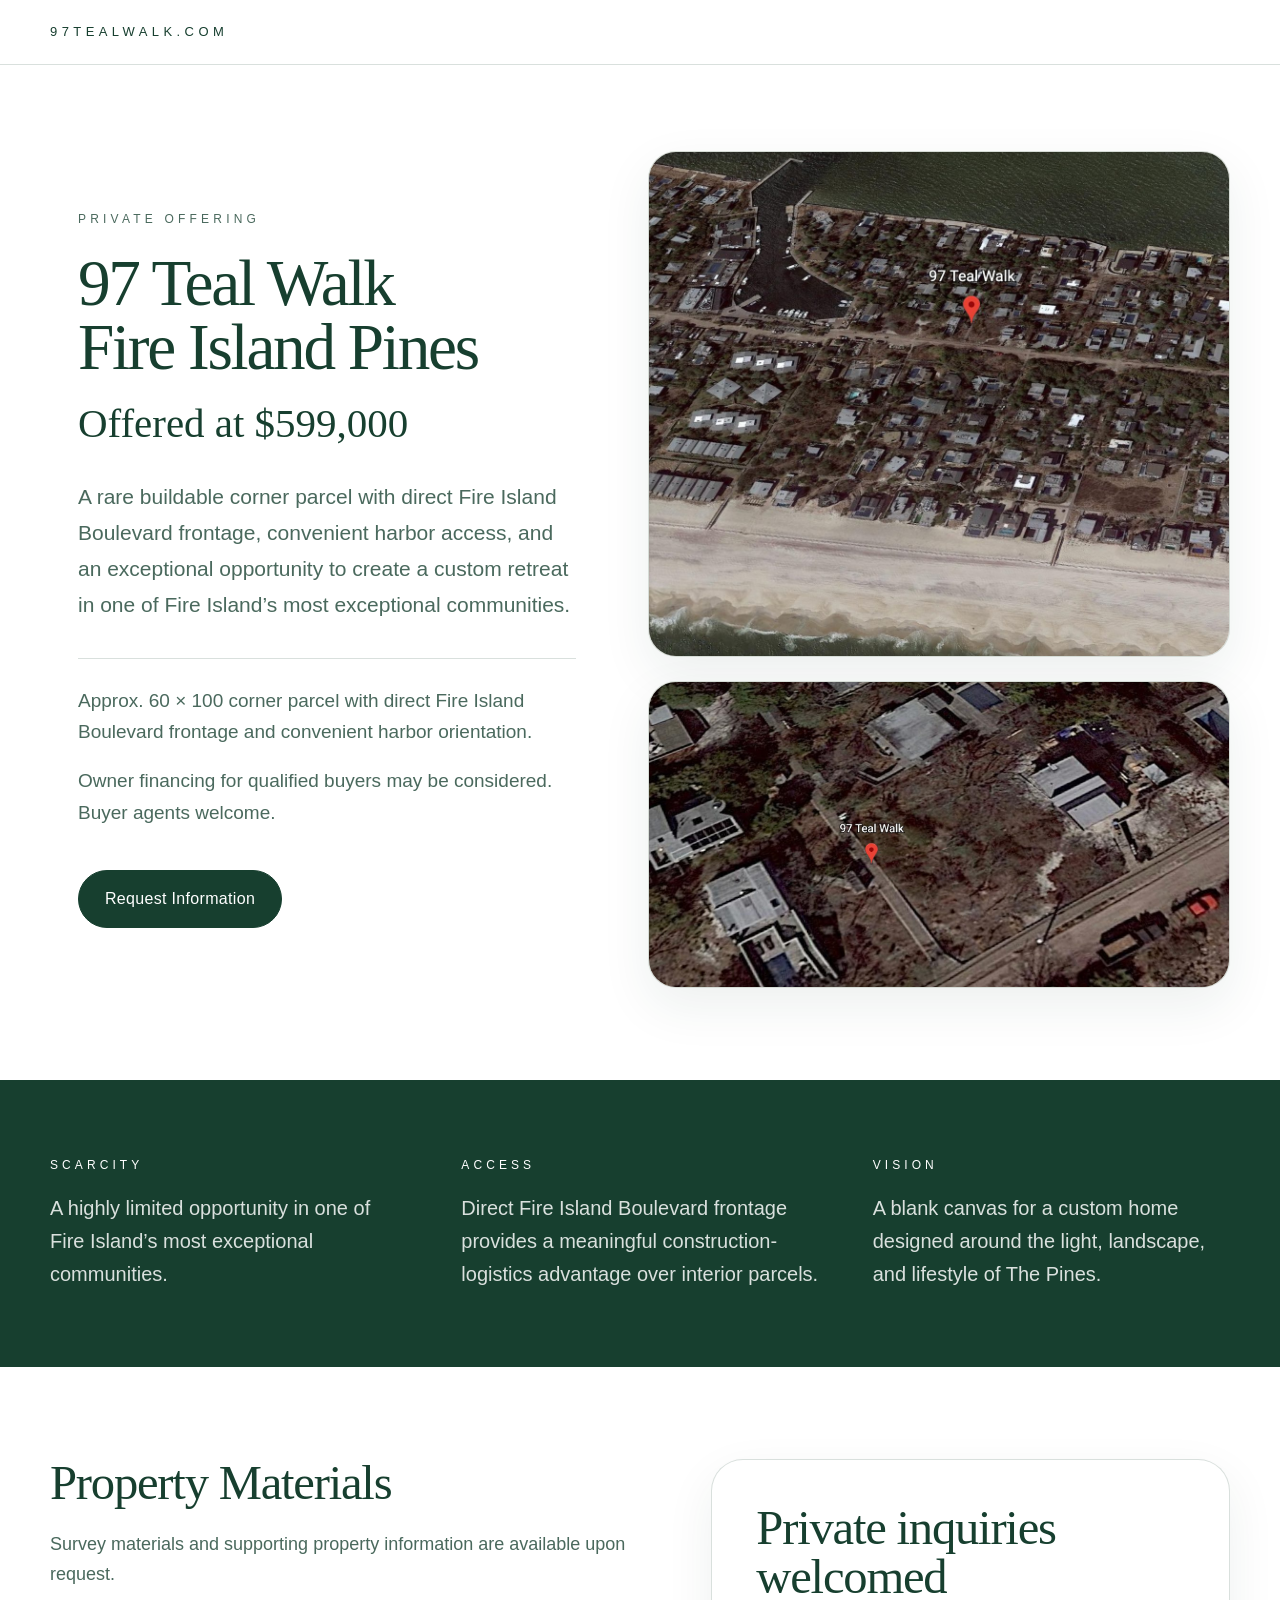
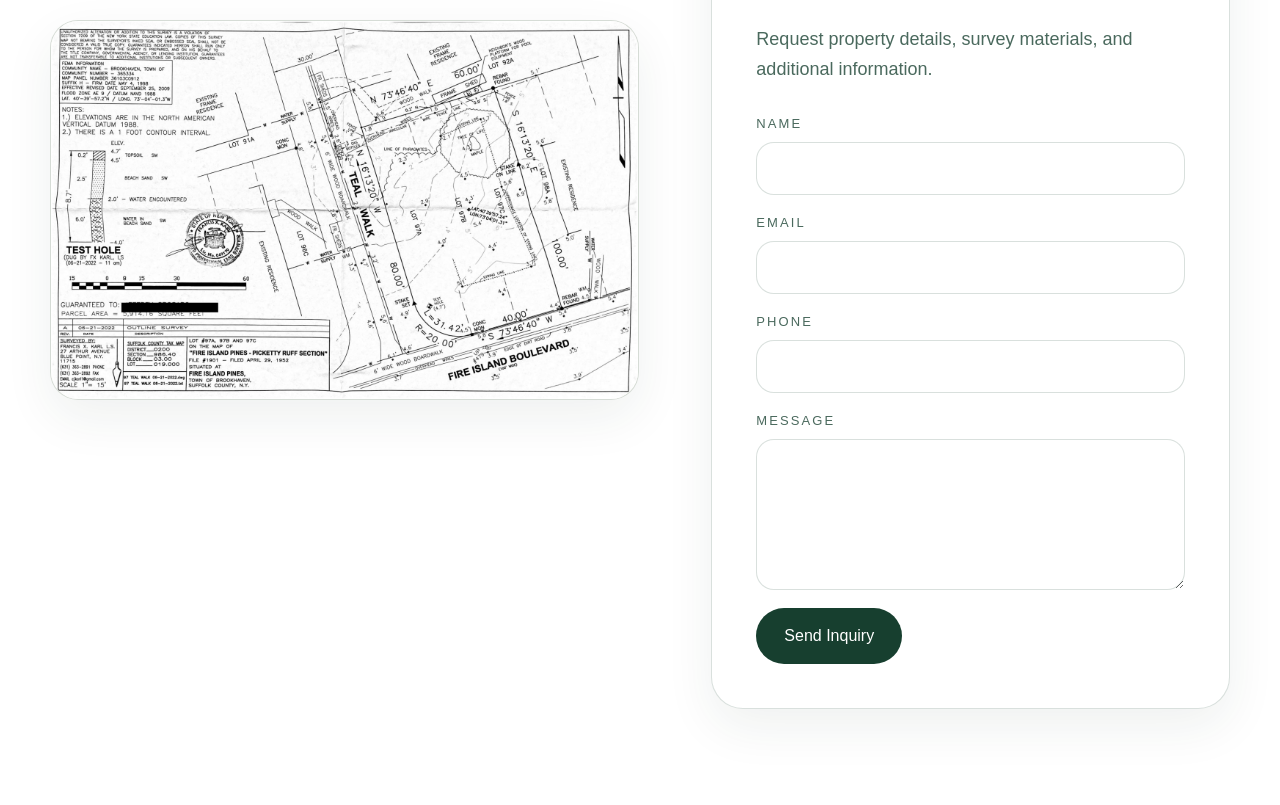
<file: index.html>
<!DOCTYPE html>
<html lang="en">
<head>
  <meta charset="UTF-8" />
  <meta name="viewport" content="width=device-width, initial-scale=1.0" />
  <title>97 Teal Walk | Fire Island Pines</title>
  <meta name="description" content="97 Teal Walk, Fire Island Pines. Offered at $599,000. A rare buildable corner parcel with direct Fire Island Boulevard frontage." />
  <link rel="stylesheet" href="./styles.css?v=4" />
</head>
<body>
  <header class="site-header">
    <div class="container header-inner">
      <div class="domain">97TealWalk.com</div>
    </div>
  </header>
  <main>
    <section class="hero container">
      <div class="hero-copy">
        <div class="watermark-wrap">
          <div class="hero-text">
            <p class="eyebrow">Private Offering</p>
            <h1>
              <span style="display:block;">97 Teal Walk</span>
              <span style="display:block;">Fire Island Pines</span>
            </h1>
            <p class="price">Offered at $599,000</p>
            <p class="lead">
              A rare buildable corner parcel with direct Fire Island Boulevard frontage, convenient harbor access, and an exceptional opportunity to create a custom retreat in one of Fire Island’s most exceptional communities.
            </p>
            <div class="detail-lines">
              <p>Approx. 60 × 100 corner parcel with direct Fire Island Boulevard frontage and convenient harbor orientation.</p>
              <p>Owner financing for qualified buyers may be considered. Buyer agents welcome.</p>
            </div>
            <a href="#inquiry" class="button">Request Information</a>
          </div>
        </div>
      </div>
      <div class="image-stack">
        <figure>
          <img src="./location-context.jpg" alt="Google Earth context image showing 97 Teal Walk in relation to Fire Island Pines, the harbor, and surrounding area." />
        </figure>
        <figure>
          <img src="./location-close.jpg" alt="Google Earth close-up image showing 97 Teal Walk near Teal Walk and Fire Island Boulevard." />
        </figure>
      </div>
    </section>
    <section class="green-band">
      <div class="container band-grid">
        <div>
          <h2>Scarcity</h2>
          <p>A highly limited opportunity in one of Fire Island’s most exceptional communities.</p>
        </div>
        <div>
          <h2>Access</h2>
          <p>Direct Fire Island Boulevard frontage provides a meaningful construction-logistics advantage over interior parcels.</p>
        </div>
        <div>
          <h2>Vision</h2>
          <p>A blank canvas for a custom home designed around the light, landscape, and lifestyle of The Pines.</p>
        </div>
      </div>
    </section>
    <section class="materials container">
      <div class="survey-section">
        <h2>Property Materials</h2>
        <p>Survey materials and supporting property information are available upon request.</p>
        <div class="survey-card">
          <img src="./survey-redacted.jpg" alt="Redacted survey preview for 97 Teal Walk." />
        </div>
      </div>
      <div id="inquiry" class="inquiry-card">
        <h2>Private inquiries welcomed</h2>
        <p>Request property details, survey materials, and additional information.</p>

        <form action="https://formspree.io/f/xaqvzqdr" method="POST">
          <input type="hidden" name="_subject" value="97 Teal Walk Inquiry" />

          <label>
            Name
            <input name="name" type="text" required />
          </label>
          <label>
            Email
            <input name="email" type="email" required />
          </label>

          <label>
            Phone
            <input name="phone" type="tel" required />
          </label>

          <label>
            Message
            <textarea name="message" rows="6" required></textarea>
          </label>

          <button type="submit">Send Inquiry</button>
        </form>
      </div>
    </section>
  </main>
</body>
</html>
</file>
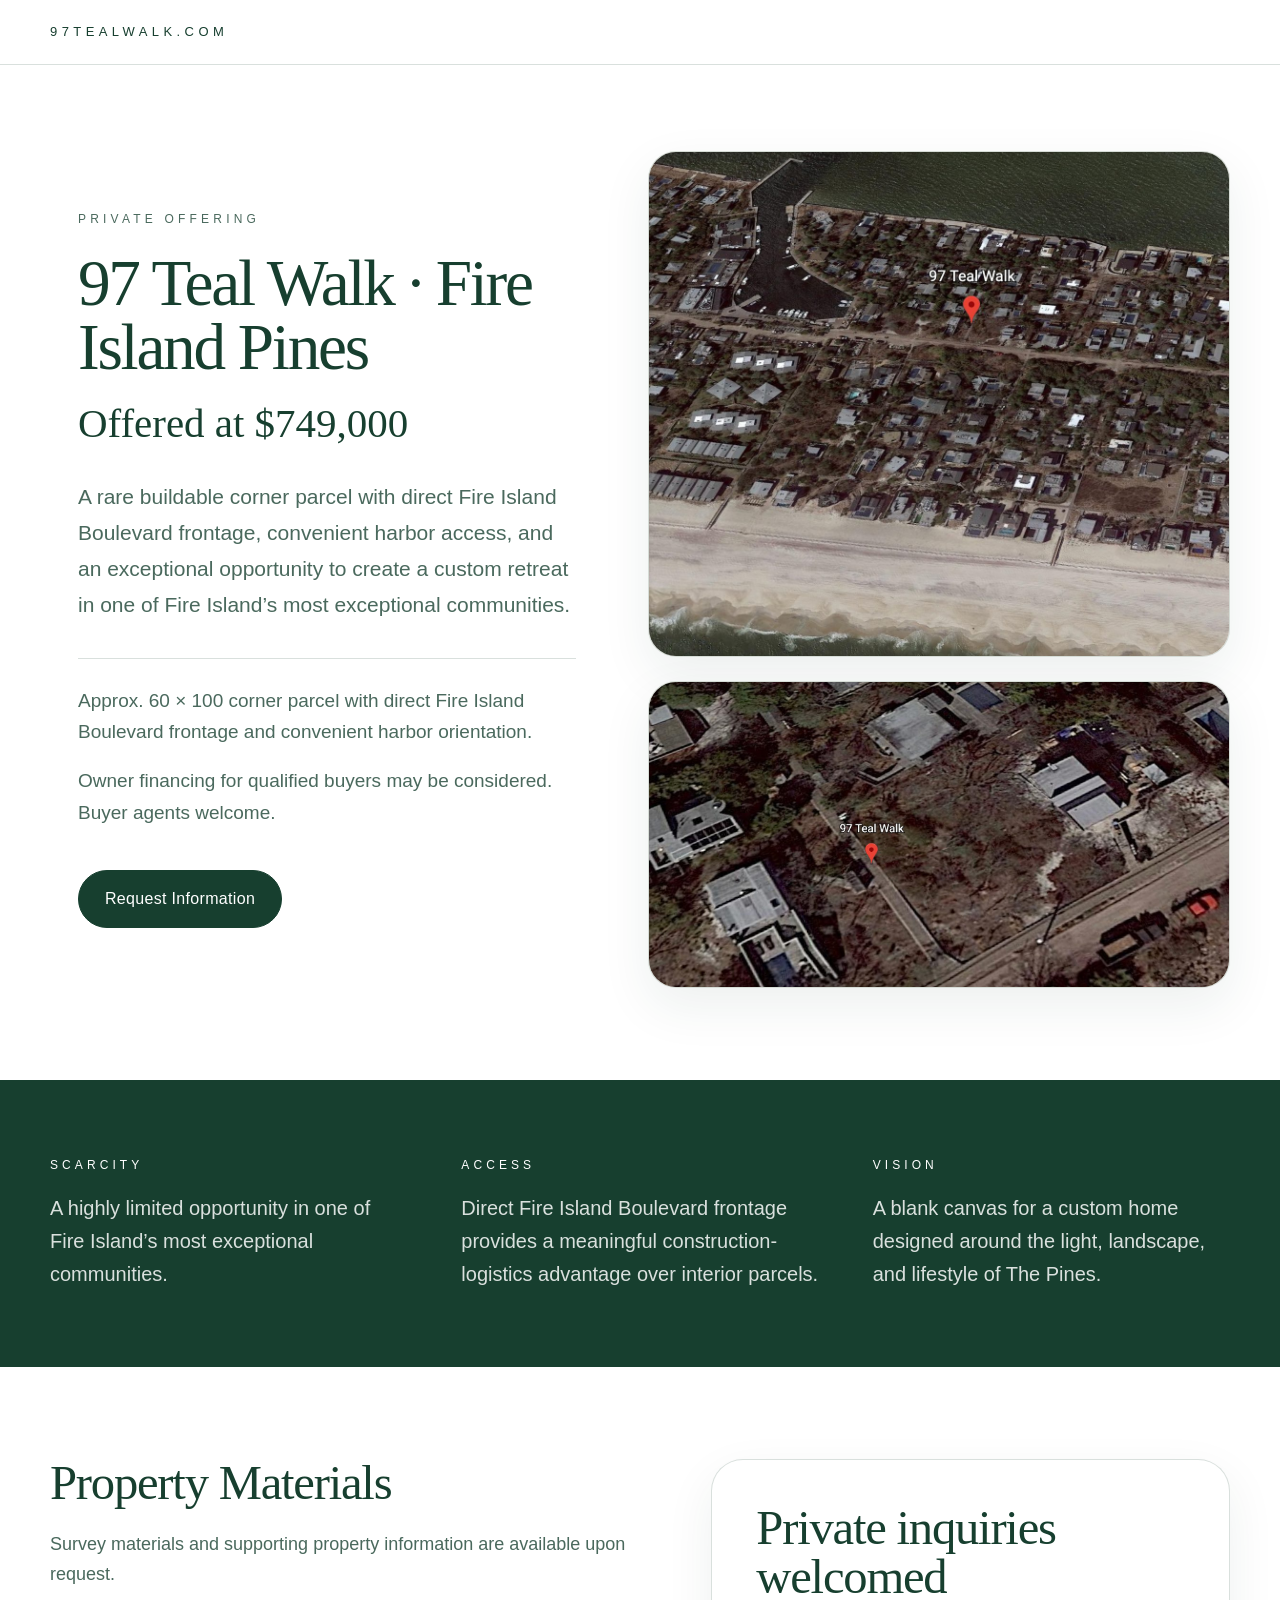
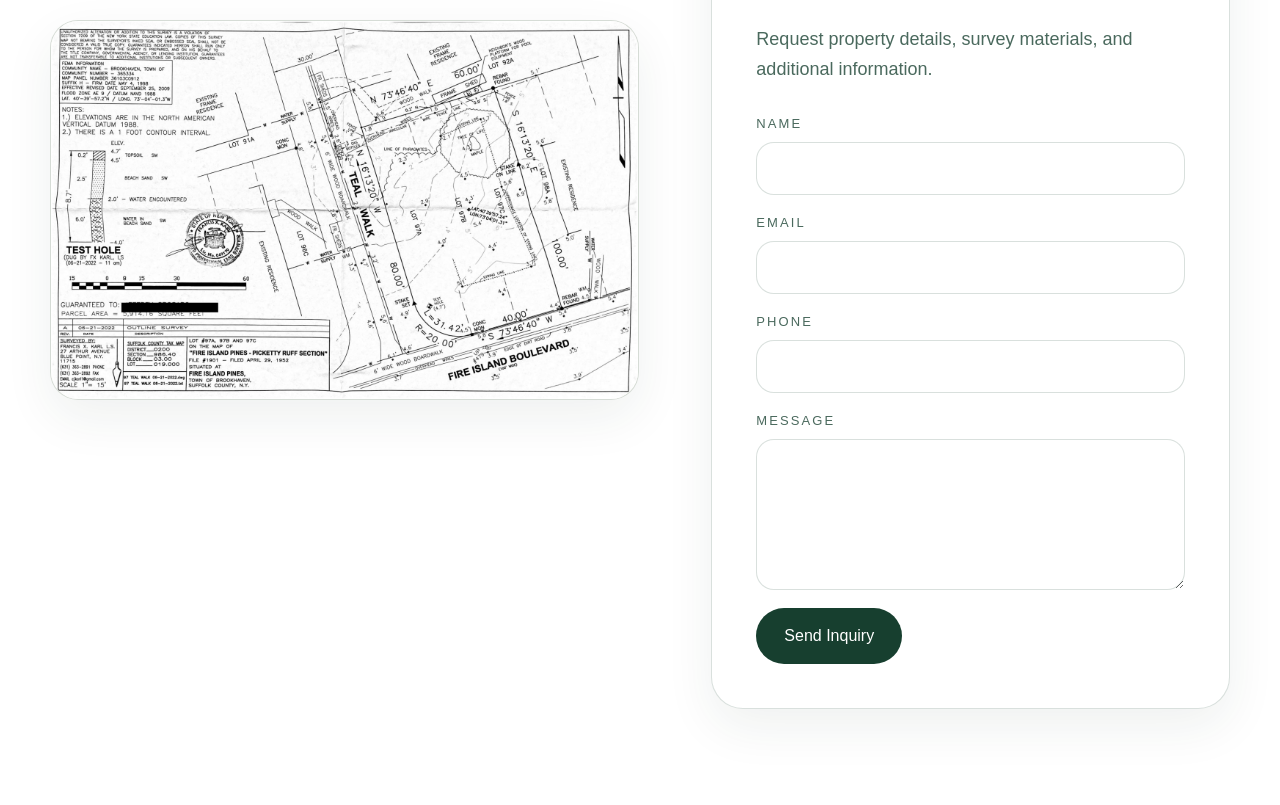
<file: index (1).html>
<!DOCTYPE html>
<html lang="en">
<head>
  <meta charset="UTF-8" />
  <meta name="viewport" content="width=device-width, initial-scale=1.0" />
  <title>97 Teal Walk · Fire Island Pines</title>
  <meta name="description" content="97 Teal Walk, Fire Island Pines. Offered at $749,000. A rare buildable corner parcel with direct Fire Island Boulevard frontage." />
  <link rel="stylesheet" href="styles.css" />
</head>
<body>
  <header class="site-header">
    <div class="container header-inner">
      <div class="domain">97TealWalk.com</div>
    </div>
  </header>

  <main>
    <section class="hero container">
      <div class="hero-copy">
        <div class="watermark-wrap">
          <div class="hero-text">
            <p class="eyebrow">Private Offering</p>
            <h1>97 Teal Walk · Fire Island Pines</h1>
            <p class="price">Offered at $749,000</p>
            <p class="lead">
              A rare buildable corner parcel with direct Fire Island Boulevard frontage, convenient harbor access, and an exceptional opportunity to create a custom retreat in one of Fire Island’s most exceptional communities.
            </p>
            <div class="detail-lines">
              <p>Approx. 60 × 100 corner parcel with direct Fire Island Boulevard frontage and convenient harbor orientation.</p>
              <p>Owner financing for qualified buyers may be considered. Buyer agents welcome.</p>
            </div>
            <a href="#inquiry" class="button">Request Information</a>
          </div>
        </div>
      </div>

      <div class="image-stack">
        <figure>
          <img src="location-context.jpg" alt="Google Earth context image showing 97 Teal Walk in relation to Fire Island Pines, the harbor, and surrounding area." />
        </figure>
        <figure>
          <img src="location-close.jpg" alt="Google Earth close-up image showing 97 Teal Walk near Teal Walk and Fire Island Boulevard." />
        </figure>
      </div>
    </section>

    <section class="green-band">
      <div class="container band-grid">
        <div>
          <h2>Scarcity</h2>
          <p>A highly limited opportunity in one of Fire Island’s most exceptional communities.</p>
        </div>
        <div>
          <h2>Access</h2>
          <p>Direct Fire Island Boulevard frontage provides a meaningful construction-logistics advantage over interior parcels.</p>
        </div>
        <div>
          <h2>Vision</h2>
          <p>A blank canvas for a custom home designed around the light, landscape, and lifestyle of The Pines.</p>
        </div>
      </div>
    </section>

    <section class="materials container">
      <div class="survey-section">
        <h2>Property Materials</h2>
        <p>Survey materials and supporting property information are available upon request.</p>
        <div class="survey-card">
          <img src="survey-redacted.jpg" alt="Redacted survey preview for 97 Teal Walk." />
        </div>
      </div>

      <div id="inquiry" class="inquiry-card">
        <h2>Private inquiries welcomed</h2>
        <p>Request property details, survey materials, and additional information.</p>

        <form action="https://formspree.io/f/FORM_ID_HERE" method="POST">
          <input type="hidden" name="_subject" value="97 Teal Walk Inquiry" />

          <label>
            Name
            <input name="name" type="text" required />
          </label>

          <label>
            Email
            <input name="email" type="email" required />
          </label>

          <label>
            Phone
            <input name="phone" type="tel" required />
          </label>

          <label>
            Message
            <textarea name="message" rows="6" required></textarea>
          </label>

          <button type="submit">Send Inquiry</button>
        </form>
      </div>
    </section>
  </main>
</body>
</html>
</file>
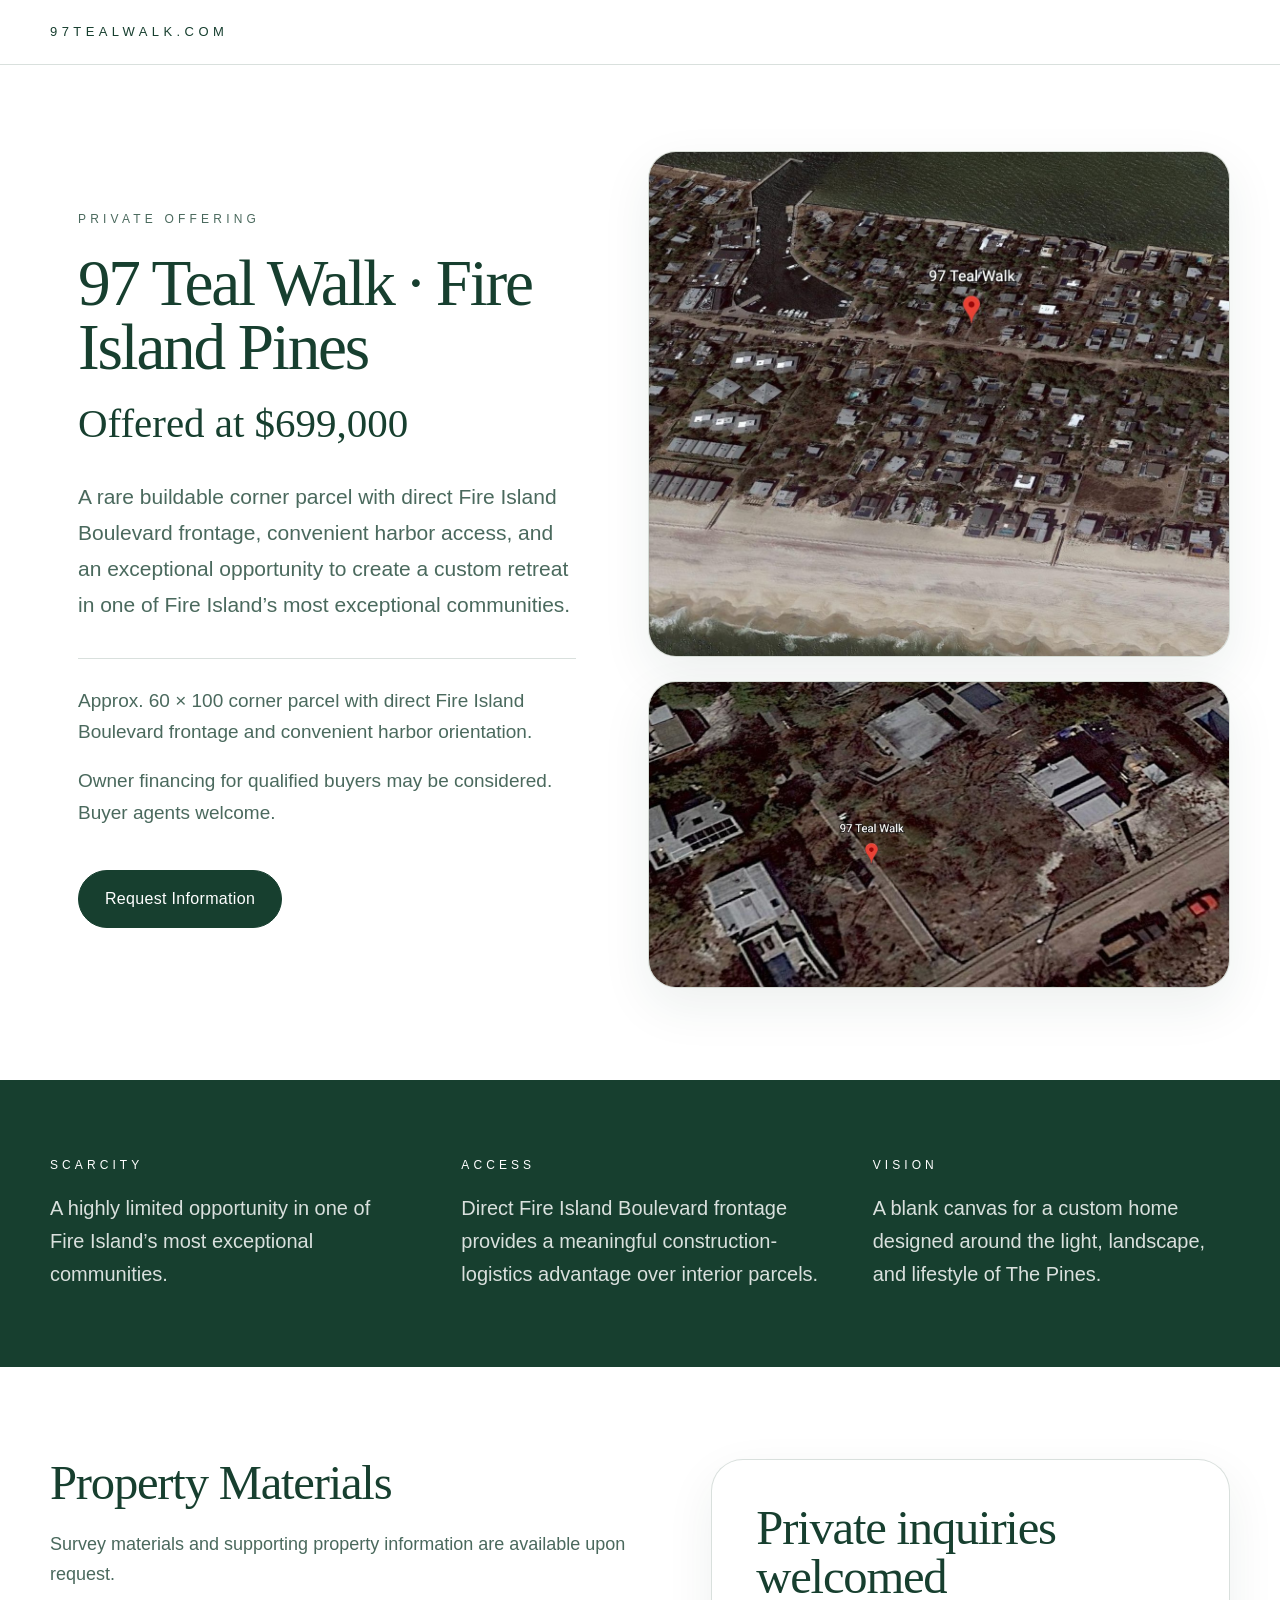
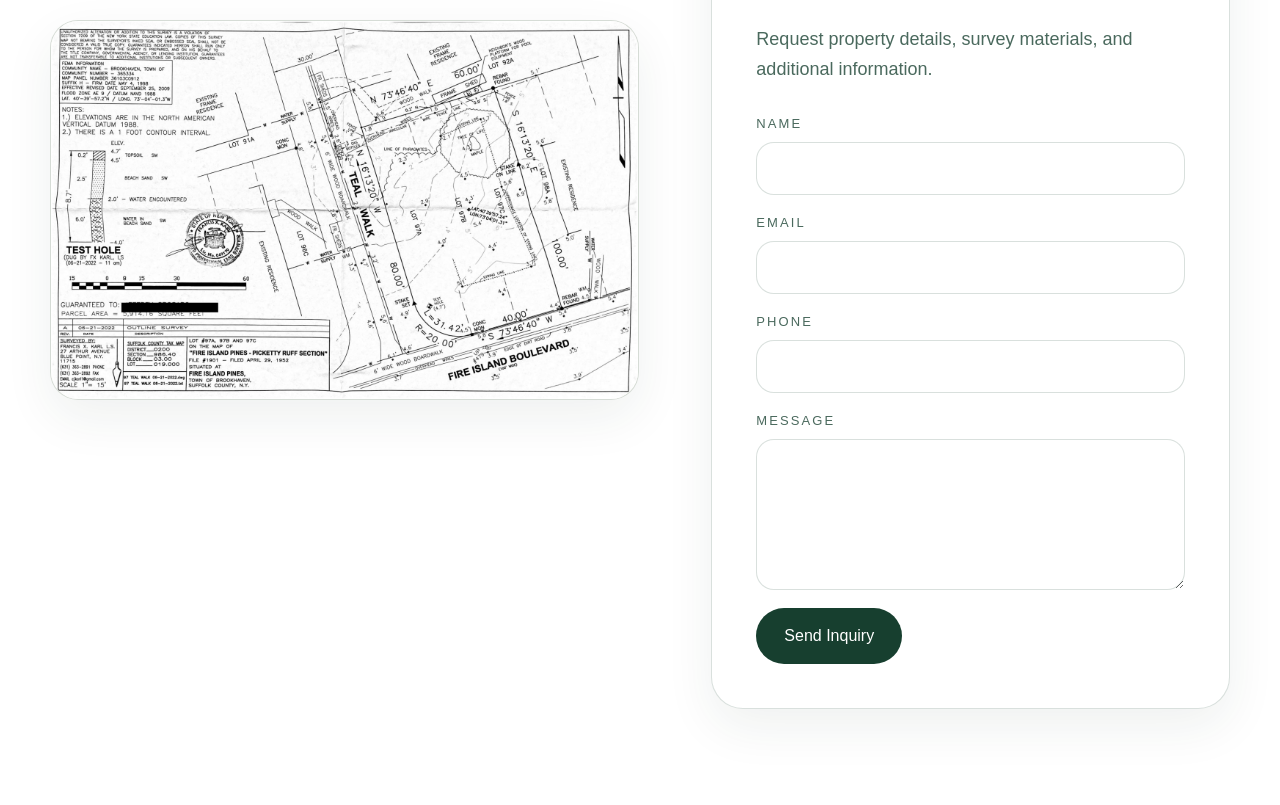
<file: index (2).html>
<!DOCTYPE html>
<html lang="en">
<head>
  <meta charset="UTF-8" />
  <meta name="viewport" content="width=device-width, initial-scale=1.0" />
  <title>97 Teal Walk · Fire Island Pines</title>
  <meta name="description" content="97 Teal Walk, Fire Island Pines. Offered at $699,000. A rare buildable corner parcel with direct Fire Island Boulevard frontage." />
  <link rel="stylesheet" href="./styles.css?v=4" />
</head>
<body>
  <header class="site-header">
    <div class="container header-inner">
      <div class="domain">97TealWalk.com</div>
    </div>
  </header>

  <main>
    <section class="hero container">
      <div class="hero-copy">
        <div class="watermark-wrap">
          <div class="hero-text">
            <p class="eyebrow">Private Offering</p>
            <h1>97 Teal Walk · Fire Island Pines</h1>
            <p class="price">Offered at $699,000</p>
            <p class="lead">
              A rare buildable corner parcel with direct Fire Island Boulevard frontage, convenient harbor access, and an exceptional opportunity to create a custom retreat in one of Fire Island’s most exceptional communities.
            </p>
            <div class="detail-lines">
              <p>Approx. 60 × 100 corner parcel with direct Fire Island Boulevard frontage and convenient harbor orientation.</p>
              <p>Owner financing for qualified buyers may be considered. Buyer agents welcome.</p>
            </div>
            <a href="#inquiry" class="button">Request Information</a>
          </div>
        </div>
      </div>

      <div class="image-stack">
        <figure>
          <img src="./location-context.jpg" alt="Google Earth context image showing 97 Teal Walk in relation to Fire Island Pines, the harbor, and surrounding area." />
        </figure>
        <figure>
          <img src="./location-close.jpg" alt="Google Earth close-up image showing 97 Teal Walk near Teal Walk and Fire Island Boulevard." />
        </figure>
      </div>
    </section>

    <section class="green-band">
      <div class="container band-grid">
        <div>
          <h2>Scarcity</h2>
          <p>A highly limited opportunity in one of Fire Island’s most exceptional communities.</p>
        </div>
        <div>
          <h2>Access</h2>
          <p>Direct Fire Island Boulevard frontage provides a meaningful construction-logistics advantage over interior parcels.</p>
        </div>
        <div>
          <h2>Vision</h2>
          <p>A blank canvas for a custom home designed around the light, landscape, and lifestyle of The Pines.</p>
        </div>
      </div>
    </section>

    <section class="materials container">
      <div class="survey-section">
        <h2>Property Materials</h2>
        <p>Survey materials and supporting property information are available upon request.</p>
        <div class="survey-card">
          <img src="./survey-redacted.jpg" alt="Redacted survey preview for 97 Teal Walk." />
        </div>
      </div>

      <div id="inquiry" class="inquiry-card">
        <h2>Private inquiries welcomed</h2>
        <p>Request property details, survey materials, and additional information.</p>

        <form action="https://formspree.io/f/FORM_ID_HERE" method="POST">
          <input type="hidden" name="_subject" value="97 Teal Walk Inquiry" />

          <label>
            Name
            <input name="name" type="text" required />
          </label>

          <label>
            Email
            <input name="email" type="email" required />
          </label>

          <label>
            Phone
            <input name="phone" type="tel" required />
          </label>

          <label>
            Message
            <textarea name="message" rows="6" required></textarea>
          </label>

          <button type="submit">Send Inquiry</button>
        </form>
      </div>
    </section>
  </main>
</body>
</html>
</file>
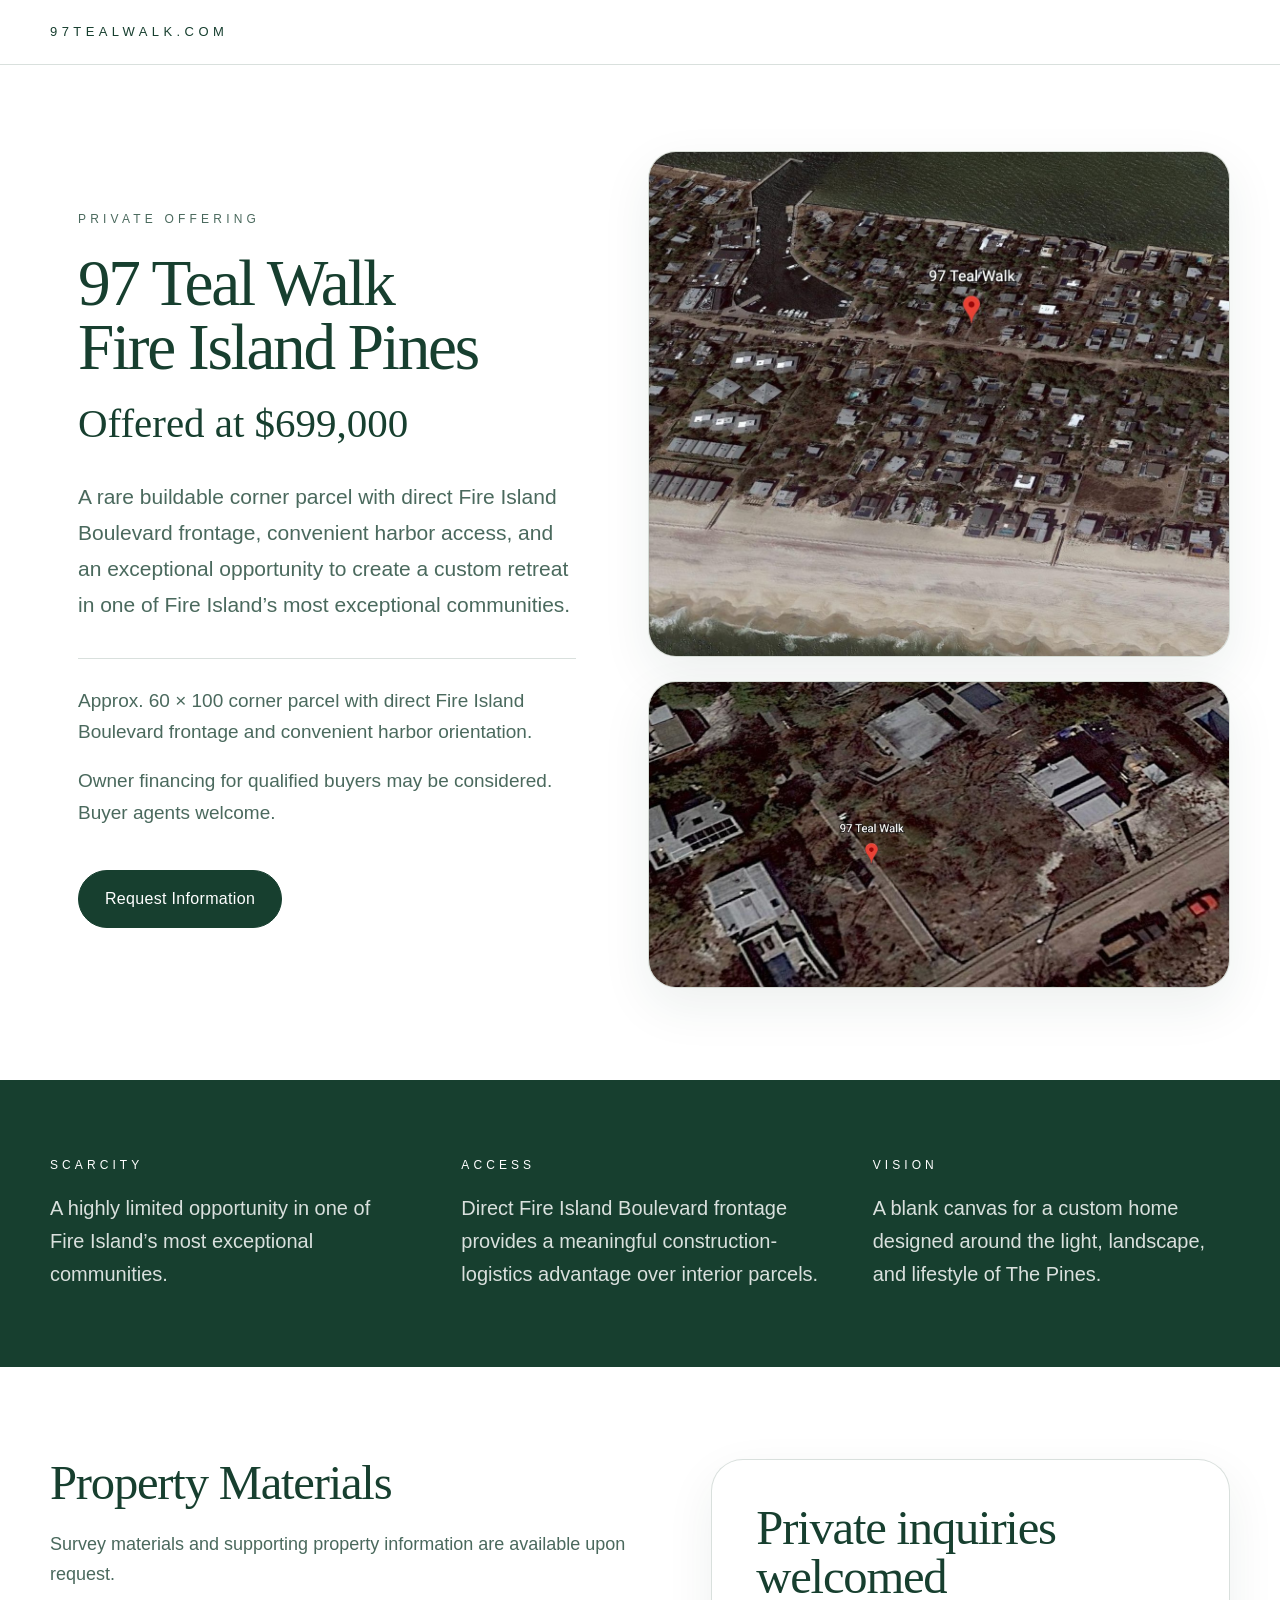
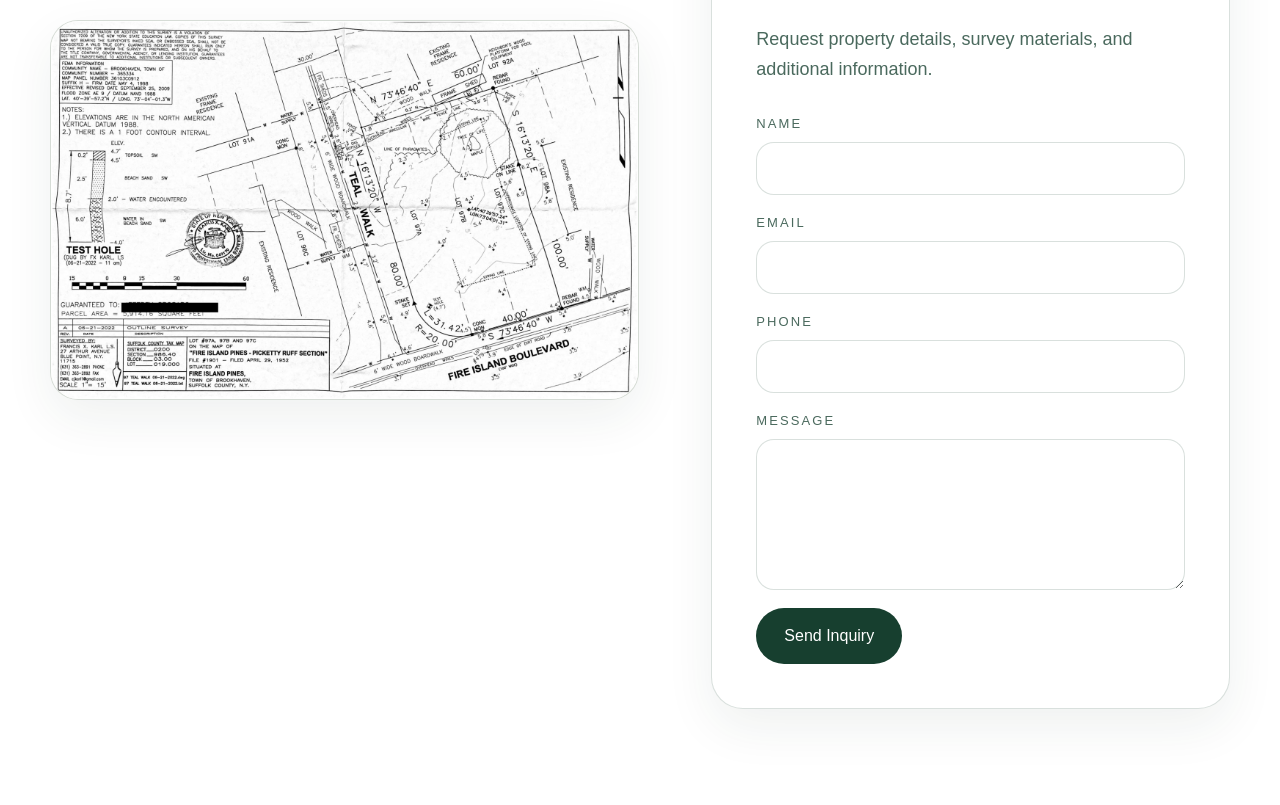
<file: index (3).html>
<!DOCTYPE html>
<html lang="en">
<head>
  <meta charset="UTF-8" />
  <meta name="viewport" content="width=device-width, initial-scale=1.0" />
  <title>97 Teal Walk | Fire Island Pines</title>
  <meta name="description" content="97 Teal Walk, Fire Island Pines. Offered at $699,000. A rare buildable corner parcel with direct Fire Island Boulevard frontage." />
  <link rel="stylesheet" href="./styles.css?v=4" />
</head>
<body>
  <header class="site-header">
    <div class="container header-inner">
      <div class="domain">97TealWalk.com</div>
    </div>
  </header>

  <main>
    <section class="hero container">
      <div class="hero-copy">
        <div class="watermark-wrap">
          <div class="hero-text">
            <p class="eyebrow">Private Offering</p>
            <h1>
              <span style="display:block;">97 Teal Walk</span>
              <span style="display:block;">Fire Island Pines</span>
            </h1>
            <p class="price">Offered at $699,000</p>
            <p class="lead">
              A rare buildable corner parcel with direct Fire Island Boulevard frontage, convenient harbor access, and an exceptional opportunity to create a custom retreat in one of Fire Island’s most exceptional communities.
            </p>
            <div class="detail-lines">
              <p>Approx. 60 × 100 corner parcel with direct Fire Island Boulevard frontage and convenient harbor orientation.</p>
              <p>Owner financing for qualified buyers may be considered. Buyer agents welcome.</p>
            </div>
            <a href="#inquiry" class="button">Request Information</a>
          </div>
        </div>
      </div>

      <div class="image-stack">
        <figure>
          <img src="./location-context.jpg" alt="Google Earth context image showing 97 Teal Walk in relation to Fire Island Pines, the harbor, and surrounding area." />
        </figure>
        <figure>
          <img src="./location-close.jpg" alt="Google Earth close-up image showing 97 Teal Walk near Teal Walk and Fire Island Boulevard." />
        </figure>
      </div>
    </section>

    <section class="green-band">
      <div class="container band-grid">
        <div>
          <h2>Scarcity</h2>
          <p>A highly limited opportunity in one of Fire Island’s most exceptional communities.</p>
        </div>
        <div>
          <h2>Access</h2>
          <p>Direct Fire Island Boulevard frontage provides a meaningful construction-logistics advantage over interior parcels.</p>
        </div>
        <div>
          <h2>Vision</h2>
          <p>A blank canvas for a custom home designed around the light, landscape, and lifestyle of The Pines.</p>
        </div>
      </div>
    </section>

    <section class="materials container">
      <div class="survey-section">
        <h2>Property Materials</h2>
        <p>Survey materials and supporting property information are available upon request.</p>
        <div class="survey-card">
          <img src="./survey-redacted.jpg" alt="Redacted survey preview for 97 Teal Walk." />
        </div>
      </div>

      <div id="inquiry" class="inquiry-card">
        <h2>Private inquiries welcomed</h2>
        <p>Request property details, survey materials, and additional information.</p>

        <form action="https://formspree.io/f/FORM_ID_HERE" method="POST">
          <input type="hidden" name="_subject" value="97 Teal Walk Inquiry" />

          <label>
            Name
            <input name="name" type="text" required />
          </label>

          <label>
            Email
            <input name="email" type="email" required />
          </label>

          <label>
            Phone
            <input name="phone" type="tel" required />
          </label>

          <label>
            Message
            <textarea name="message" rows="6" required></textarea>
          </label>

          <button type="submit">Send Inquiry</button>
        </form>
      </div>
    </section>
  </main>
</body>
</html>
</file>
<file: styles.css>
:root {
  --green: #173f2f;
  --green-soft: rgba(23, 63, 47, 0.78);
  --green-faint: rgba(23, 63, 47, 0.12);
  --paper: #ffffff;
  --warm: #fbfaf6;
  --line: rgba(23, 63, 47, 0.16);
}

* {
  box-sizing: border-box;
}

html {
  scroll-behavior: smooth;
}

body {
  margin: 0;
  background: var(--paper);
  color: var(--green);
  font-family: -apple-system, BlinkMacSystemFont, "Segoe UI", Helvetica, Arial, sans-serif;
  line-height: 1.5;
}

img {
  display: block;
  max-width: 100%;
}

a {
  color: inherit;
}

.container {
  width: min(1180px, calc(100% - 64px));
  margin: 0 auto;
}

.site-header {
  border-bottom: 1px solid var(--line);
  background: rgba(255,255,255,0.92);
}

.header-inner {
  padding: 22px 0;
}

.domain {
  font-size: 13px;
  letter-spacing: 0.34em;
  text-transform: uppercase;
}

.hero {
  display: grid;
  grid-template-columns: 0.95fr 1.05fr;
  gap: 72px;
  align-items: center;
  padding-top: 86px;
  padding-bottom: 92px;
}

.hero-copy {
  padding-left: 28px;
  position: relative;
}

.watermark-wrap {
  position: relative;
  min-height: 520px;
  display: flex;
  align-items: center;
}

.deer-watermark {
  position: absolute;
  width: 82%;
  max-width: 520px;
  left: -18px;
  top: 50%;
  transform: translateY(-48%);
  opacity: 0.055;
  filter: saturate(0.8);
  pointer-events: none;
  z-index: 0;
}

.hero-text {
  position: relative;
  z-index: 1;
  max-width: 650px;
}

.eyebrow {
  margin: 0 0 24px;
  font-size: 12px;
  letter-spacing: 0.35em;
  text-transform: uppercase;
  color: var(--green-soft);
}

h1 {
  margin: 0 0 22px;
  font-family: Georgia, "Times New Roman", serif;
  font-size: clamp(42px, 5.1vw, 72px);
  font-weight: 400;
  line-height: 0.98;
  letter-spacing: -0.035em;
}

.price {
  margin: 0 0 34px;
  font-family: Georgia, "Times New Roman", serif;
  font-size: clamp(30px, 3.2vw, 46px);
  line-height: 1.05;
}

.lead {
  margin: 0 0 34px;
  font-size: 21px;
  line-height: 1.72;
  color: var(--green-soft);
}

.detail-lines {
  margin: 0 0 42px;
  padding-top: 26px;
  border-top: 1px solid var(--line);
  color: var(--green-soft);
}

.detail-lines p {
  margin: 0 0 18px;
  font-size: 19px;
  line-height: 1.65;
}

.detail-lines p:last-child {
  margin-bottom: 0;
}

.button {
  display: inline-block;
  text-decoration: none;
  border: 1px solid var(--green);
  background: var(--green);
  color: white;
  padding: 16px 26px;
  border-radius: 999px;
  font-size: 16px;
  letter-spacing: 0.02em;
}

.image-stack {
  display: grid;
  gap: 24px;
}

.image-stack figure {
  margin: 0;
  overflow: hidden;
  border: 1px solid var(--line);
  border-radius: 28px;
  background: var(--warm);
  box-shadow: 0 18px 50px rgba(23, 63, 47, 0.08);
}

.image-stack figure:first-child img {
  aspect-ratio: 1.15 / 1;
  object-fit: cover;
}

.image-stack figure:last-child img {
  aspect-ratio: 1.9 / 1;
  object-fit: cover;
}

.green-band {
  background: var(--green);
  color: white;
  padding: 76px 0;
}

.band-grid {
  display: grid;
  grid-template-columns: repeat(3, 1fr);
  gap: 54px;
}

.band-grid h2 {
  margin: 0 0 18px;
  font-size: 12px;
  letter-spacing: 0.34em;
  text-transform: uppercase;
  font-weight: 500;
}

.band-grid p {
  margin: 0;
  font-size: 20px;
  line-height: 1.65;
  color: rgba(255,255,255,0.84);
}

.materials {
  display: grid;
  grid-template-columns: 1fr 0.88fr;
  gap: 72px;
  align-items: start;
  padding-top: 92px;
  padding-bottom: 96px;
}

.materials h2,
.inquiry-card h2 {
  margin: 0 0 22px;
  font-family: Georgia, "Times New Roman", serif;
  font-size: clamp(34px, 3.8vw, 54px);
  font-weight: 400;
  line-height: 1.02;
  letter-spacing: -0.025em;
}

.materials p,
.inquiry-card p {
  margin: 0 0 30px;
  color: var(--green-soft);
  font-size: 18px;
  line-height: 1.65;
}

.survey-card {
  border: 1px solid var(--line);
  border-radius: 28px;
  overflow: hidden;
  background: var(--warm);
  box-shadow: 0 18px 50px rgba(23, 63, 47, 0.07);
}

.survey-card img {
  width: 100%;
  height: auto;
}

.inquiry-card {
  border: 1px solid var(--line);
  border-radius: 32px;
  background: #fff;
  padding: 44px;
  box-shadow: 0 18px 50px rgba(23, 63, 47, 0.07);
}

form {
  display: grid;
  gap: 18px;
}

label {
  display: grid;
  gap: 8px;
  font-size: 13px;
  letter-spacing: 0.16em;
  text-transform: uppercase;
  color: var(--green-soft);
}

input,
textarea {
  width: 100%;
  border: 1px solid var(--line);
  border-radius: 18px;
  padding: 16px 18px;
  color: var(--green);
  font: inherit;
  background: #fff;
  outline: none;
}

input:focus,
textarea:focus {
  border-color: var(--green);
  box-shadow: 0 0 0 4px rgba(23, 63, 47, 0.08);
}

button {
  justify-self: start;
  border: 0;
  background: var(--green);
  color: white;
  padding: 16px 28px;
  border-radius: 999px;
  font: inherit;
  cursor: pointer;
}

.site-footer {
  border-top: 1px solid var(--line);
  padding: 30px 0;
}

.footer-inner {
  display: flex;
  justify-content: space-between;
  gap: 24px;
  color: rgba(23, 63, 47, 0.62);
  font-size: 14px;
}

.footer-inner p {
  margin: 0;
}

@media (max-width: 980px) {
  .container {
    width: min(100% - 40px, 720px);
  }

  .hero,
  .materials {
    grid-template-columns: 1fr;
    gap: 48px;
    padding-top: 58px;
    padding-bottom: 66px;
  }

  .hero-copy {
    padding-left: 0;
  }

  .watermark-wrap {
    min-height: auto;
    display: block;
  }

  .deer-watermark {
    width: 92%;
    left: 50%;
    top: 46%;
    transform: translate(-50%, -50%);
    opacity: 0.045;
  }

  .band-grid {
    grid-template-columns: 1fr;
    gap: 38px;
  }

  .green-band {
    padding: 56px 0;
  }

  .inquiry-card {
    padding: 30px;
  }

  .footer-inner {
    flex-direction: column;
  }
}

@media (max-width: 560px) {
  .container {
    width: calc(100% - 28px);
  }

  .header-inner {
    padding: 18px 0;
  }

  .domain {
    letter-spacing: 0.22em;
    font-size: 12px;
  }

  .hero {
    padding-top: 42px;
  }

  h1 {
    font-size: 40px;
  }

  .price {
    font-size: 30px;
  }

  .lead,
  .detail-lines p {
    font-size: 17px;
    line-height: 1.65;
  }

  .image-stack figure,
  .survey-card,
  .inquiry-card {
    border-radius: 22px;
  }

  button,
  .button {
    width: 100%;
    text-align: center;
  }
}
</file>
